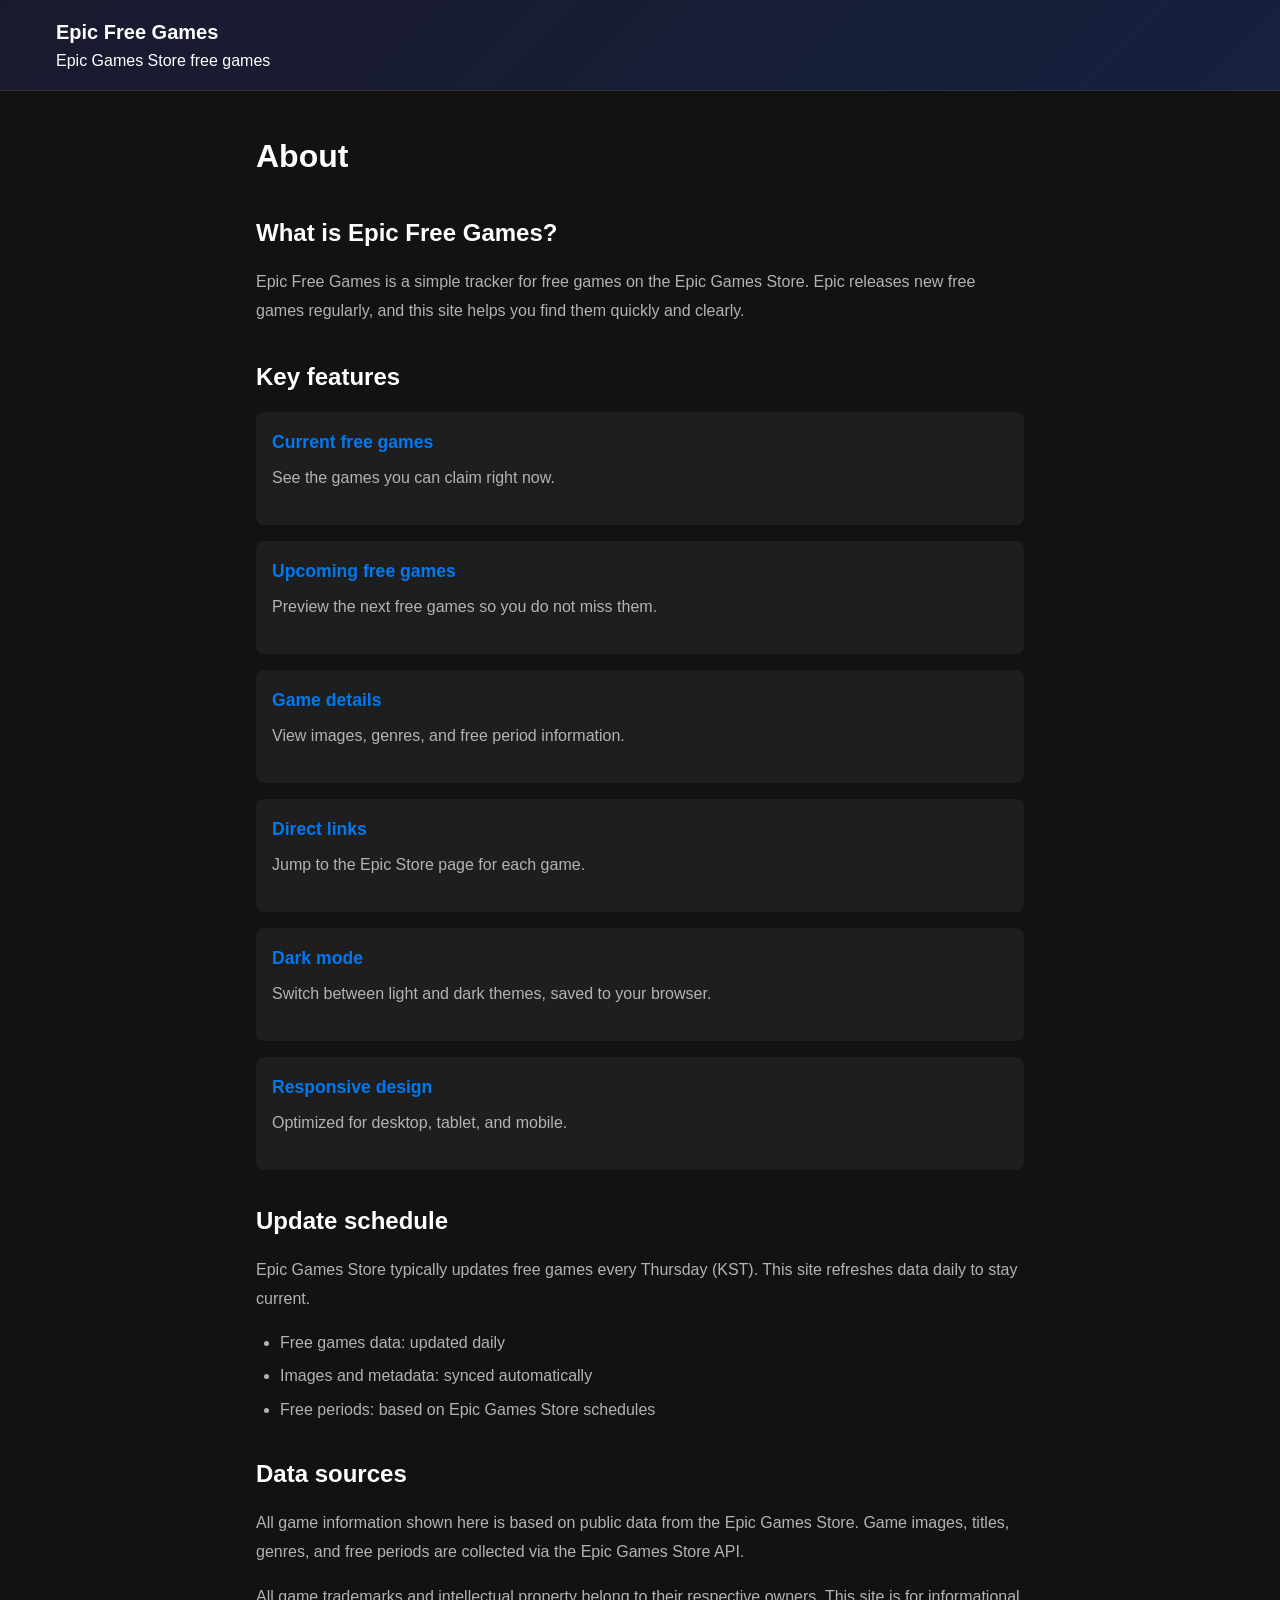
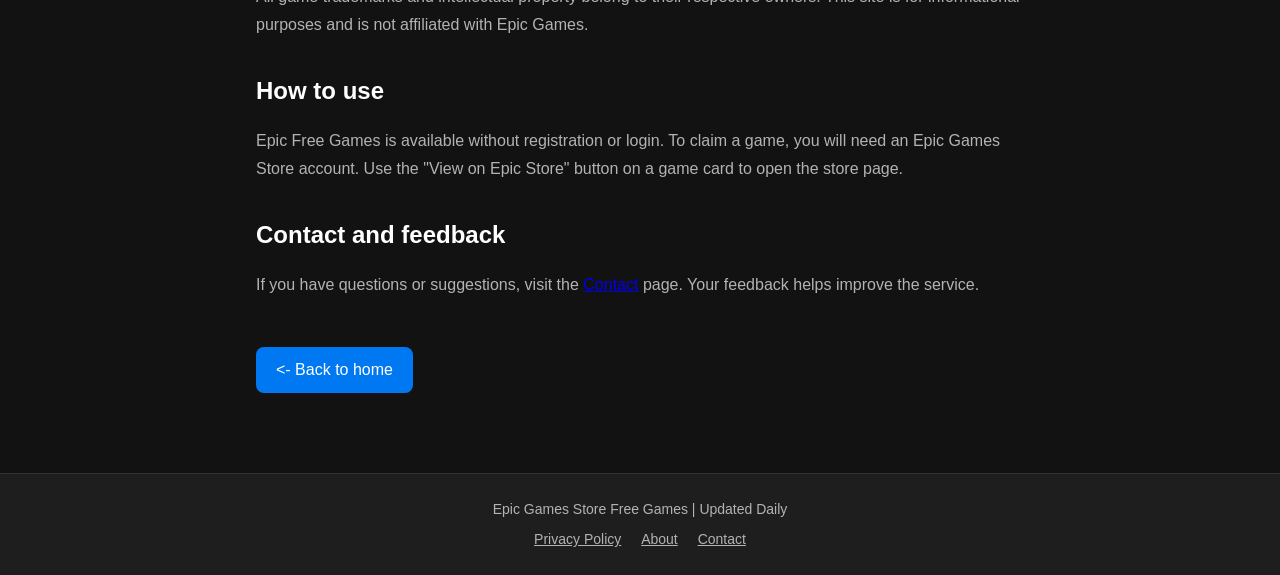
<file: about.html>
<!DOCTYPE html>
<html lang="en">
<head>
    <meta charset="UTF-8">
    <meta name="viewport" content="width=device-width, initial-scale=1.0">
    <meta name="description" content="About Epic Free Games">
    <title>About | Epic Free Games</title>
    <link rel="stylesheet" href="css/style.css">
    <style>
        .content-page {
            max-width: 800px;
            margin: 0 auto;
            padding: 40px 16px;
        }
        .content-page h1 {
            font-size: 2rem;
            margin-bottom: 24px;
            color: var(--color-text);
        }
        .content-page h2 {
            font-size: 1.5rem;
            margin-top: 32px;
            margin-bottom: 16px;
            color: var(--color-text);
        }
        .content-page p {
            margin-bottom: 16px;
            line-height: 1.8;
            color: var(--color-text-secondary);
        }
        .content-page ul {
            margin-bottom: 16px;
            padding-left: 24px;
            color: var(--color-text-secondary);
        }
        .content-page li {
            margin-bottom: 8px;
        }
        .back-link {
            display: inline-block;
            margin-top: 32px;
            padding: 10px 20px;
            background: var(--color-primary);
            color: var(--color-text);
            text-decoration: none;
            border-radius: var(--radius);
            transition: background 0.2s ease;
        }
        .back-link:hover {
            background: var(--color-primary-hover);
        }
        .feature-box {
            background: var(--color-surface);
            border-radius: var(--radius);
            padding: 16px;
            margin-bottom: 16px;
        }
        .feature-box h3 {
            color: var(--color-primary);
            font-size: 1.1rem;
            margin-bottom: 8px;
        }
    </style>
</head>
<body>
    <header class="header">
        <div class="container">
            <h1 class="logo">Epic Free Games</h1>
            <p class="subtitle">Epic Games Store free games</p>
        </div>
    </header>

    <main class="content-page">
        <h1>About</h1>

        <h2>What is Epic Free Games?</h2>
        <p>
            Epic Free Games is a simple tracker for free games on the Epic Games Store.
            Epic releases new free games regularly, and this site helps you find them
            quickly and clearly.
        </p>

        <h2>Key features</h2>

        <div class="feature-box">
            <h3>Current free games</h3>
            <p>See the games you can claim right now.</p>
        </div>

        <div class="feature-box">
            <h3>Upcoming free games</h3>
            <p>Preview the next free games so you do not miss them.</p>
        </div>

        <div class="feature-box">
            <h3>Game details</h3>
            <p>View images, genres, and free period information.</p>
        </div>

        <div class="feature-box">
            <h3>Direct links</h3>
            <p>Jump to the Epic Store page for each game.</p>
        </div>

        <div class="feature-box">
            <h3>Dark mode</h3>
            <p>Switch between light and dark themes, saved to your browser.</p>
        </div>

        <div class="feature-box">
            <h3>Responsive design</h3>
            <p>Optimized for desktop, tablet, and mobile.</p>
        </div>

        <h2>Update schedule</h2>
        <p>
            Epic Games Store typically updates free games every Thursday (KST).
            This site refreshes data daily to stay current.
        </p>
        <ul>
            <li>Free games data: updated daily</li>
            <li>Images and metadata: synced automatically</li>
            <li>Free periods: based on Epic Games Store schedules</li>
        </ul>

        <h2>Data sources</h2>
        <p>
            All game information shown here is based on public data from the Epic Games Store.
            Game images, titles, genres, and free periods are collected via the Epic Games Store API.
        </p>
        <p>
            All game trademarks and intellectual property belong to their respective owners.
            This site is for informational purposes and is not affiliated with Epic Games.
        </p>

        <h2>How to use</h2>
        <p>
            Epic Free Games is available without registration or login.
            To claim a game, you will need an Epic Games Store account. Use the
            "View on Epic Store" button on a game card to open the store page.
        </p>

        <h2>Contact and feedback</h2>
        <p>
            If you have questions or suggestions, visit the <a href="contact.html">Contact</a>
            page. Your feedback helps improve the service.
        </p>

        <a href="index.html" class="back-link">&lt;- Back to home</a>
    </main>

    <footer class="footer">
        <div class="container">
            <p>Epic Games Store Free Games | Updated Daily</p>
            <p style="margin-top: 8px;">
                <a href="privacy.html" style="color: var(--color-text-secondary); margin: 0 8px;">Privacy Policy</a>
                <a href="about.html" style="color: var(--color-text-secondary); margin: 0 8px;">About</a>
                <a href="contact.html" style="color: var(--color-text-secondary); margin: 0 8px;">Contact</a>
            </p>
        </div>
    </footer>
</body>
</html>
</file>
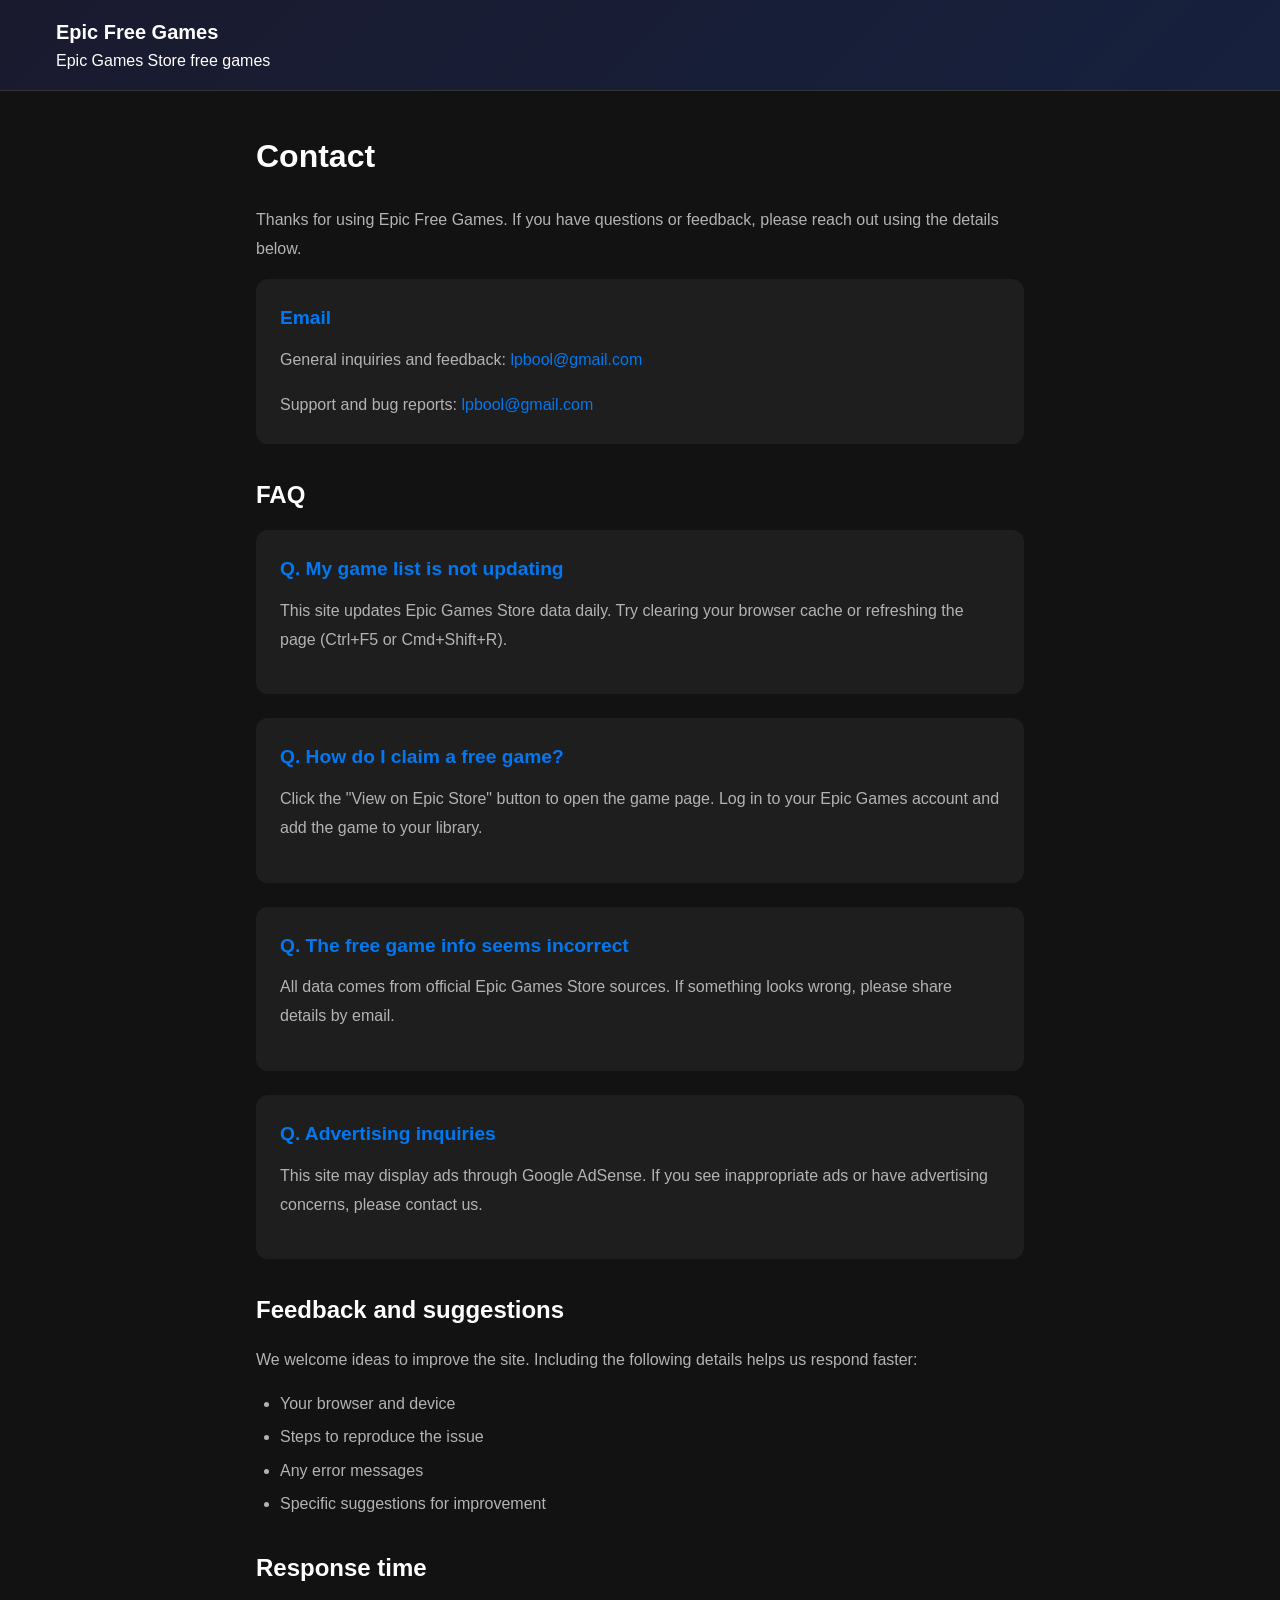
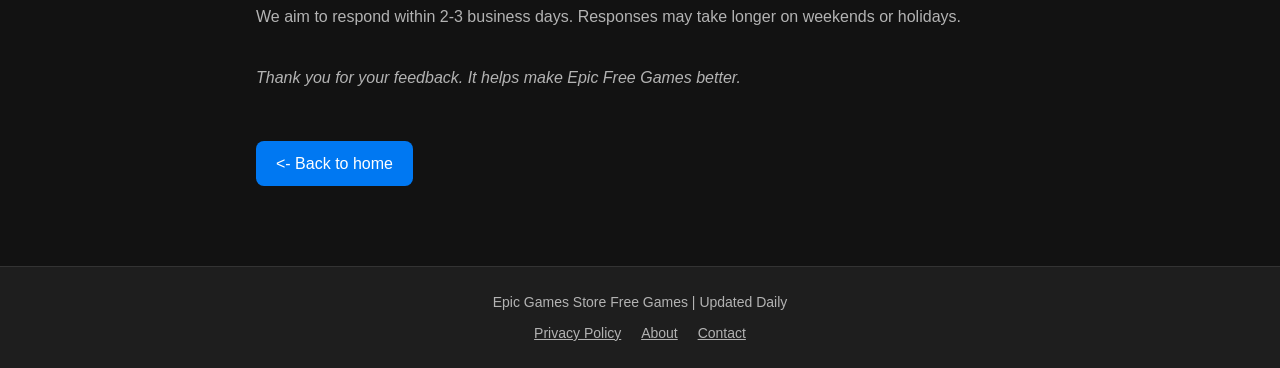
<file: contact.html>
<!DOCTYPE html>
<html lang="en">
<head>
    <meta charset="UTF-8">
    <meta name="viewport" content="width=device-width, initial-scale=1.0">
    <meta name="description" content="Contact Epic Free Games">
    <title>Contact | Epic Free Games</title>
    <link rel="stylesheet" href="css/style.css">
    <style>
        .content-page {
            max-width: 800px;
            margin: 0 auto;
            padding: 40px 16px;
        }
        .content-page h1 {
            font-size: 2rem;
            margin-bottom: 24px;
            color: var(--color-text);
        }
        .content-page h2 {
            font-size: 1.5rem;
            margin-top: 32px;
            margin-bottom: 16px;
            color: var(--color-text);
        }
        .content-page p {
            margin-bottom: 16px;
            line-height: 1.8;
            color: var(--color-text-secondary);
        }
        .content-page ul {
            margin-bottom: 16px;
            padding-left: 24px;
            color: var(--color-text-secondary);
        }
        .content-page li {
            margin-bottom: 8px;
        }
        .back-link {
            display: inline-block;
            margin-top: 32px;
            padding: 10px 20px;
            background: var(--color-primary);
            color: var(--color-text);
            text-decoration: none;
            border-radius: var(--radius);
            transition: background 0.2s ease;
        }
        .back-link:hover {
            background: var(--color-primary-hover);
        }
        .contact-box {
            background: var(--color-surface);
            border-radius: var(--radius-lg);
            padding: 24px;
            margin-bottom: 24px;
        }
        .contact-box h3 {
            color: var(--color-primary);
            font-size: 1.2rem;
            margin-bottom: 12px;
        }
        .email-link {
            color: var(--color-primary);
            text-decoration: none;
            font-weight: 500;
        }
        .email-link:hover {
            text-decoration: underline;
        }
    </style>
</head>
<body>
    <header class="header">
        <div class="container">
            <h1 class="logo">Epic Free Games</h1>
            <p class="subtitle">Epic Games Store free games</p>
        </div>
    </header>

    <main class="content-page">
        <h1>Contact</h1>

        <p>
            Thanks for using Epic Free Games. If you have questions or feedback,
            please reach out using the details below.
        </p>

        <div class="contact-box">
            <h3>Email</h3>
            <p>
                General inquiries and feedback:
                <a href="mailto:lpbool@gmail.com" class="email-link">lpbool@gmail.com</a>
            </p>
            <p style="margin-bottom: 0;">
                Support and bug reports:
                <a href="mailto:lpbool@gmail.com" class="email-link">lpbool@gmail.com</a>
            </p>
        </div>

        <h2>FAQ</h2>

        <div class="contact-box">
            <h3>Q. My game list is not updating</h3>
            <p>
                This site updates Epic Games Store data daily. Try clearing your browser cache
                or refreshing the page (Ctrl+F5 or Cmd+Shift+R).
            </p>
        </div>

        <div class="contact-box">
            <h3>Q. How do I claim a free game?</h3>
            <p>
                Click the "View on Epic Store" button to open the game page.
                Log in to your Epic Games account and add the game to your library.
            </p>
        </div>

        <div class="contact-box">
            <h3>Q. The free game info seems incorrect</h3>
            <p>
                All data comes from official Epic Games Store sources. If something looks wrong,
                please share details by email.
            </p>
        </div>

        <div class="contact-box">
            <h3>Q. Advertising inquiries</h3>
            <p>
                This site may display ads through Google AdSense. If you see inappropriate ads
                or have advertising concerns, please contact us.
            </p>
        </div>

        <h2>Feedback and suggestions</h2>
        <p>
            We welcome ideas to improve the site. Including the following details helps us respond faster:
        </p>
        <ul>
            <li>Your browser and device</li>
            <li>Steps to reproduce the issue</li>
            <li>Any error messages</li>
            <li>Specific suggestions for improvement</li>
        </ul>

        <h2>Response time</h2>
        <p>
            We aim to respond within 2-3 business days. Responses may take longer on weekends or holidays.
        </p>

        <p style="margin-top: 32px; font-style: italic; color: var(--color-text-secondary);">
            Thank you for your feedback. It helps make Epic Free Games better.
        </p>

        <a href="index.html" class="back-link">&lt;- Back to home</a>
    </main>

    <footer class="footer">
        <div class="container">
            <p>Epic Games Store Free Games | Updated Daily</p>
            <p style="margin-top: 8px;">
                <a href="privacy.html" style="color: var(--color-text-secondary); margin: 0 8px;">Privacy Policy</a>
                <a href="about.html" style="color: var(--color-text-secondary); margin: 0 8px;">About</a>
                <a href="contact.html" style="color: var(--color-text-secondary); margin: 0 8px;">Contact</a>
            </p>
        </div>
    </footer>
</body>
</html>
</file>
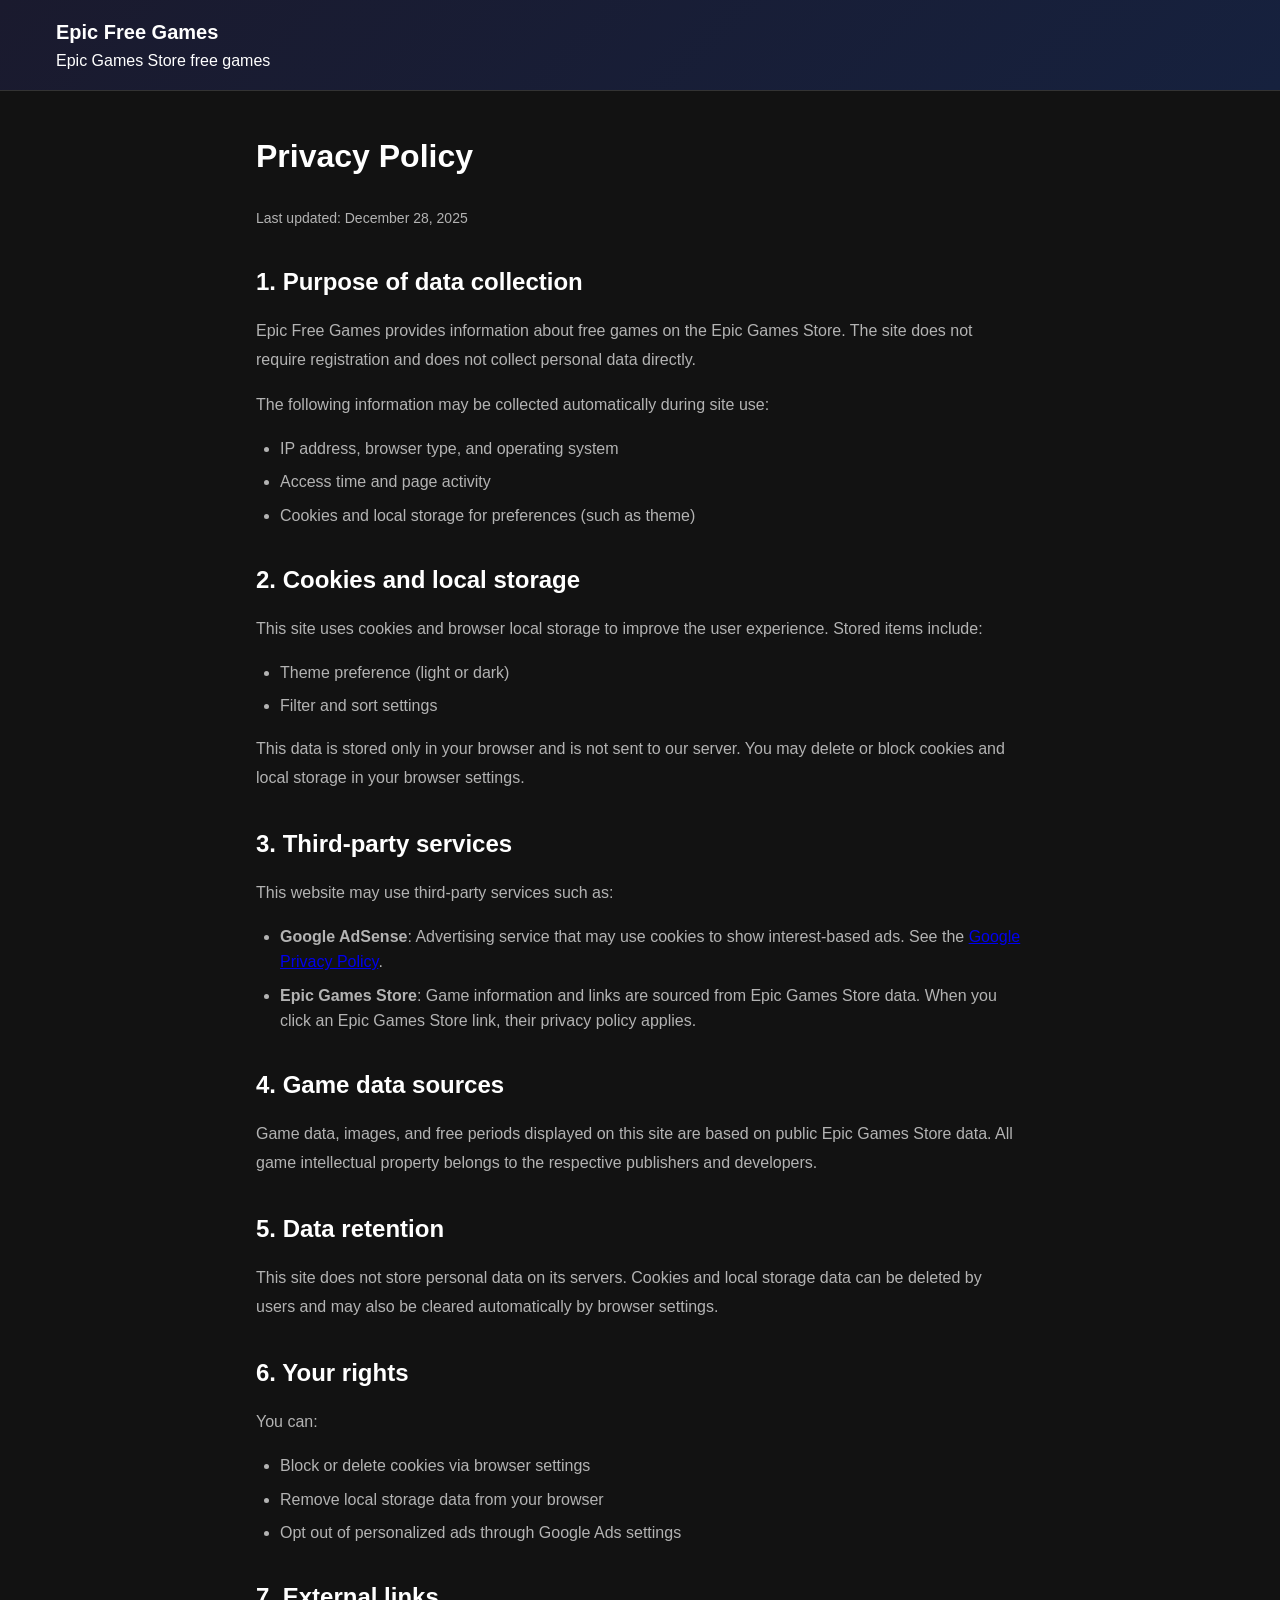
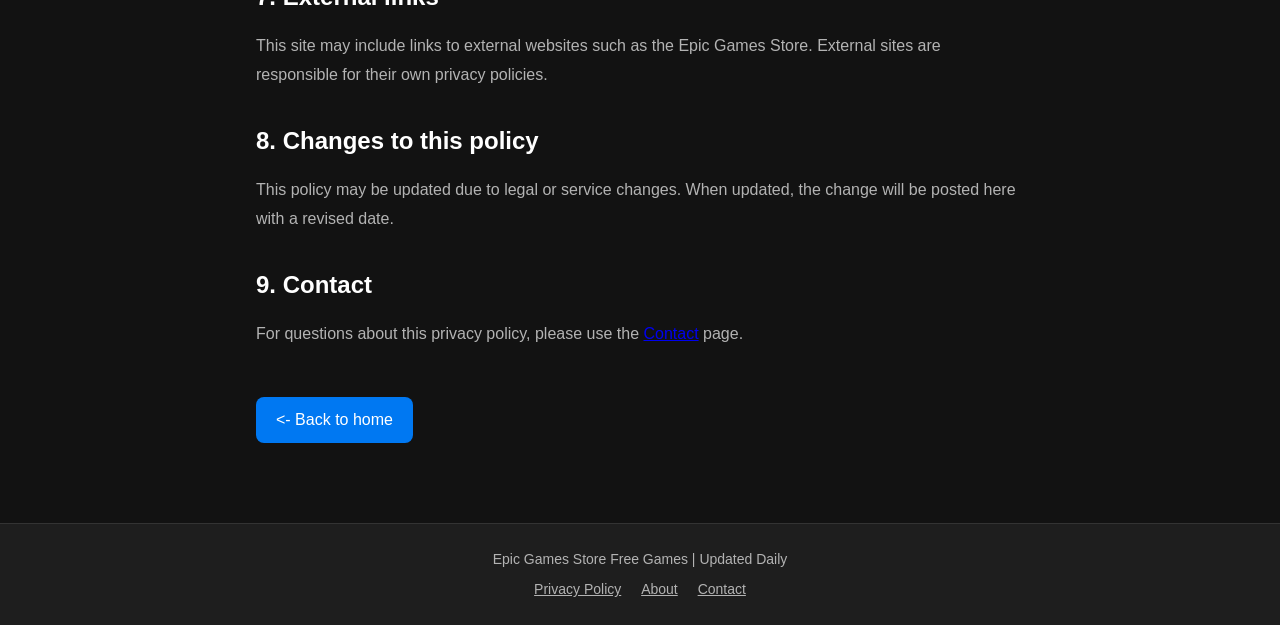
<file: privacy.html>
<!DOCTYPE html>
<html lang="en">
<head>
    <meta charset="UTF-8">
    <meta name="viewport" content="width=device-width, initial-scale=1.0">
    <meta name="description" content="Epic Free Games privacy policy">
    <title>Privacy Policy | Epic Free Games</title>
    <link rel="stylesheet" href="css/style.css">
    <style>
        .content-page {
            max-width: 800px;
            margin: 0 auto;
            padding: 40px 16px;
        }
        .content-page h1 {
            font-size: 2rem;
            margin-bottom: 24px;
            color: var(--color-text);
        }
        .content-page h2 {
            font-size: 1.5rem;
            margin-top: 32px;
            margin-bottom: 16px;
            color: var(--color-text);
        }
        .content-page p {
            margin-bottom: 16px;
            line-height: 1.8;
            color: var(--color-text-secondary);
        }
        .content-page ul {
            margin-bottom: 16px;
            padding-left: 24px;
            color: var(--color-text-secondary);
        }
        .content-page li {
            margin-bottom: 8px;
        }
        .back-link {
            display: inline-block;
            margin-top: 32px;
            padding: 10px 20px;
            background: var(--color-primary);
            color: var(--color-text);
            text-decoration: none;
            border-radius: var(--radius);
            transition: background 0.2s ease;
        }
        .back-link:hover {
            background: var(--color-primary-hover);
        }
        .updated-date {
            color: var(--color-text-secondary);
            font-size: 0.875rem;
            margin-bottom: 32px;
        }
    </style>
</head>
<body>
    <header class="header">
        <div class="container">
            <h1 class="logo">Epic Free Games</h1>
            <p class="subtitle">Epic Games Store free games</p>
        </div>
    </header>

    <main class="content-page">
        <h1>Privacy Policy</h1>
        <p class="updated-date">Last updated: December 28, 2025</p>

        <h2>1. Purpose of data collection</h2>
        <p>
            Epic Free Games provides information about free games on the Epic Games Store.
            The site does not require registration and does not collect personal data directly.
        </p>
        <p>
            The following information may be collected automatically during site use:
        </p>
        <ul>
            <li>IP address, browser type, and operating system</li>
            <li>Access time and page activity</li>
            <li>Cookies and local storage for preferences (such as theme)</li>
        </ul>

        <h2>2. Cookies and local storage</h2>
        <p>
            This site uses cookies and browser local storage to improve the user experience.
            Stored items include:
        </p>
        <ul>
            <li>Theme preference (light or dark)</li>
            <li>Filter and sort settings</li>
        </ul>
        <p>
            This data is stored only in your browser and is not sent to our server.
            You may delete or block cookies and local storage in your browser settings.
        </p>

        <h2>3. Third-party services</h2>
        <p>
            This website may use third-party services such as:
        </p>
        <ul>
            <li><strong>Google AdSense</strong>: Advertising service that may use cookies to show interest-based ads.
            See the <a href="https://policies.google.com/privacy" target="_blank" rel="noopener">Google Privacy Policy</a>.</li>
            <li><strong>Epic Games Store</strong>: Game information and links are sourced from Epic Games Store data.
            When you click an Epic Games Store link, their privacy policy applies.</li>
        </ul>

        <h2>4. Game data sources</h2>
        <p>
            Game data, images, and free periods displayed on this site are based on public Epic Games Store data.
            All game intellectual property belongs to the respective publishers and developers.
        </p>

        <h2>5. Data retention</h2>
        <p>
            This site does not store personal data on its servers. Cookies and local storage data can be deleted
            by users and may also be cleared automatically by browser settings.
        </p>

        <h2>6. Your rights</h2>
        <p>
            You can:
        </p>
        <ul>
            <li>Block or delete cookies via browser settings</li>
            <li>Remove local storage data from your browser</li>
            <li>Opt out of personalized ads through Google Ads settings</li>
        </ul>

        <h2>7. External links</h2>
        <p>
            This site may include links to external websites such as the Epic Games Store.
            External sites are responsible for their own privacy policies.
        </p>

        <h2>8. Changes to this policy</h2>
        <p>
            This policy may be updated due to legal or service changes.
            When updated, the change will be posted here with a revised date.
        </p>

        <h2>9. Contact</h2>
        <p>
            For questions about this privacy policy, please use the <a href="contact.html">Contact</a> page.
        </p>

        <a href="index.html" class="back-link">&lt;- Back to home</a>
    </main>

    <footer class="footer">
        <div class="container">
            <p>Epic Games Store Free Games | Updated Daily</p>
            <p style="margin-top: 8px;">
                <a href="privacy.html" style="color: var(--color-text-secondary); margin: 0 8px;">Privacy Policy</a>
                <a href="about.html" style="color: var(--color-text-secondary); margin: 0 8px;">About</a>
                <a href="contact.html" style="color: var(--color-text-secondary); margin: 0 8px;">Contact</a>
            </p>
        </div>
    </footer>
</body>
</html>
</file>
<file: css/style.css>
/* === Reset & Base === */
*, *::before, *::after {
    box-sizing: border-box;
    margin: 0;
    padding: 0;
}

:root {
    --color-bg: #121212;
    --color-surface: #1e1e1e;
    --color-surface-hover: #2a2a2a;
    --color-primary: #0078f2;
    --color-primary-hover: #0066cc;
    --color-text: #ffffff;
    --color-text-secondary: #b3b3b3;
    --color-success: #2ecc71;
    --color-warning: #f39c12;
    --color-border: #333333;
    --radius: 8px;
    --radius-lg: 12px;
    --shadow: 0 4px 6px rgba(0, 0, 0, 0.3);

    /* Rating 등급 색상 (확장 가능) */
    --rating-excellent: #2ecc71;
    --rating-good: #f1c40f;
    --rating-poor: #e74c3c;
}

[data-theme="light"] {
    --color-bg: #f5f5f5;
    --color-surface: #ffffff;
    --color-surface-hover: #e8e8e8;
    --color-primary: #0078f2;
    --color-primary-hover: #0066cc;
    --color-text: #1a1a1a;
    --color-text-secondary: #666666;
    --color-success: #27ae60;
    --color-warning: #e67e22;
    --color-border: #e0e0e0;
    --shadow: 0 4px 6px rgba(0, 0, 0, 0.1);

    /* Rating 등급 색상 (라이트 테마) */
    --rating-excellent: #27ae60;
    --rating-good: #d4a500;
    --rating-poor: #c0392b;
}

body {
    font-family: -apple-system, BlinkMacSystemFont, 'Segoe UI', Roboto, sans-serif;
    background-color: var(--color-bg);
    color: var(--color-text);
    line-height: 1.6;
    min-height: 100vh;
}

.container {
    max-width: 1200px;
    margin: 0 auto;
    padding: 0 16px;
}

/* === Header === */
.header {
    background: linear-gradient(135deg, #1a1a2e 0%, #16213e 100%);
    padding: 16px 0;
    border-bottom: 1px solid var(--color-border);
    position: relative;
}

[data-theme="light"] .header {
    background: linear-gradient(135deg, #0078f2 0%, #0066cc 100%);
}

.theme-toggle {
    position: absolute;
    top: 16px;
    right: 16px;
    background: transparent;
    border: 2px solid rgba(255, 255, 255, 0.3);
    color: var(--color-text);
    padding: 8px 12px;
    border-radius: var(--radius);
    cursor: pointer;
    font-size: 1rem;
    transition: all 0.3s ease;
}

.theme-toggle:hover {
    border-color: var(--color-primary);
    background: rgba(255, 255, 255, 0.1);
}

[data-theme="light"] .theme-toggle {
    border-color: rgba(255, 255, 255, 0.5);
}

.logo {
    font-size: 1.25rem;
    font-weight: 600;
    color: var(--color-text);
}

/* === Filter Section === */
.filter-section {
    display: flex;
    flex-direction: column;
    gap: 12px;
    padding: 20px 0;
    border-bottom: 1px solid var(--color-border);
    margin-bottom: 24px;
}

.filter-row {
    display: flex;
    flex-wrap: wrap;
    gap: 16px;
    justify-content: space-between;
    align-items: center;
}

/* === Past Games Toggle === */
.past-toggle {
    display: flex;
    align-items: center;
}

.past-toggle__label {
    display: inline-flex;
    align-items: center;
    gap: 8px;
    padding: 8px 14px;
    border-radius: var(--radius);
    cursor: pointer;
    transition: background 0.2s ease;
    user-select: none;
}

.past-toggle__label:hover {
    background: var(--color-surface-hover);
}

.past-toggle__checkbox {
    position: absolute;
    opacity: 0;
    width: 0;
    height: 0;
}

.past-toggle__checkmark {
    width: 18px;
    height: 18px;
    border: 2px solid var(--color-border);
    border-radius: 4px;
    display: flex;
    align-items: center;
    justify-content: center;
    transition: all 0.2s ease;
    flex-shrink: 0;
}

.past-toggle__checkmark::after {
    content: '';
    width: 10px;
    height: 10px;
    background: var(--color-primary);
    border-radius: 2px;
    opacity: 0;
    transform: scale(0);
    transition: all 0.2s ease;
}

.past-toggle__checkbox:checked + .past-toggle__checkmark {
    border-color: var(--color-primary);
}

.past-toggle__checkbox:checked + .past-toggle__checkmark::after {
    opacity: 1;
    transform: scale(1);
}

.past-toggle__checkbox:focus-visible + .past-toggle__checkmark {
    box-shadow: 0 0 0 3px rgba(0, 120, 242, 0.3);
}

.past-toggle__text {
    color: var(--color-text-secondary);
    font-size: 0.9rem;
    transition: color 0.2s ease;
}

.past-toggle__checkbox:checked ~ .past-toggle__text {
    color: var(--color-primary);
}

/* === Search === */
.search-group {
    display: flex;
    align-items: center;
    gap: 8px;
}

.search-group label {
    color: var(--color-text-secondary);
    font-size: 0.9rem;
}

.search-group input {
    padding: 8px 12px;
    border: 1px solid var(--color-border);
    border-radius: var(--radius);
    background: var(--color-surface);
    color: var(--color-text);
    font-size: 0.875rem;
    min-width: 180px;
    transition: border-color 0.2s ease;
}

.search-group input:focus {
    outline: none;
    border-color: var(--color-primary);
}

.search-group input::placeholder {
    color: var(--color-text-secondary);
    opacity: 0.6;
}

.search-input-wrapper {
    position: relative;
    display: flex;
    align-items: center;
}

.search-input-wrapper input {
    padding-right: 28px;
}

.search-clear {
    position: absolute;
    right: 6px;
    background: none;
    border: none;
    color: var(--color-text-secondary);
    font-size: 1.1rem;
    cursor: pointer;
    padding: 2px 6px;
    line-height: 1;
    opacity: 0;
    visibility: hidden;
    transition: opacity 0.2s ease, color 0.2s ease;
}

.search-clear.visible {
    opacity: 1;
    visibility: visible;
}

.search-clear:hover {
    color: var(--color-text);
}

/* === Games Grid === */
.games-grid {
    display: grid;
    grid-template-columns: repeat(auto-fill, minmax(280px, 1fr));
    gap: 24px;
    padding-bottom: 40px;
}

/* === Game Card === */
.game-card {
    display: block;
    background: var(--color-surface);
    border-radius: var(--radius-lg);
    overflow: hidden;
    box-shadow: var(--shadow);
    transition: transform 0.2s ease, box-shadow 0.2s ease;
    text-decoration: none;
    color: inherit;
    cursor: pointer;
}

.game-card:hover {
    transform: translateY(-4px);
    box-shadow: 0 8px 16px rgba(0, 0, 0, 0.4);
}

/* 링크 없는 카드 */
.game-card--no-link {
    cursor: default;
}

.game-card--no-link:hover {
    transform: none;
}

/* 종료된 게임 카드 */
.game-card--ended {
    opacity: 0.75;
}

.game-card--ended:hover {
    opacity: 1;
}

/* 장르 없는 카드 - 여백 최소화 */
.game-card--no-genres .game-card__header {
    margin-bottom: 0;
}

.game-card__image-wrapper {
    position: relative;
}

.game-card__image {
    width: 100%;
    aspect-ratio: 16 / 9;
    object-fit: cover;
    background: var(--color-border);
    display: block;
}

/* === Rating Badges (이미지 우하단 세로 쌓기) === */
.game-card__ratings {
    position: absolute;
    bottom: 8px;
    right: 8px;
    display: flex;
    flex-direction: column;
    gap: 4px;
}

.rating-badge {
    display: inline-flex;
    align-items: center;
    gap: 5px;
    padding: 4px 8px;
    border-radius: 4px;
    font-size: 0.75rem;
    font-weight: 600;
    backdrop-filter: blur(4px);
    background: rgba(0, 0, 0, 0.7);
    color: var(--color-text);
}

.rating-badge__label {
    font-weight: 700;
    opacity: 0.85;
    min-width: 14px;
    text-align: center;
}

.rating-badge__icon {
    width: 14px;
    height: 14px;
    flex-shrink: 0;
    border-radius: 50%;
    object-fit: cover;
}

.rating-badge__score {
    font-variant-numeric: tabular-nums;
    font-feature-settings: 'tnum' 1;
    min-width: 28px;
    text-align: left;
}

/* 등급별 색상 - CSS 변수 사용 (테마 자동 적용) */
.rating-badge--excellent {
    color: var(--rating-excellent);
}

.rating-badge--good {
    color: var(--rating-good);
}

.rating-badge--poor {
    color: var(--rating-poor);
}

/* 라이트 테마 평점 배지 배경 조정 */
[data-theme="light"] .rating-badge {
    background: rgba(255, 255, 255, 0.9);
    box-shadow: 0 1px 3px rgba(0, 0, 0, 0.2);
}

.game-card__content {
    padding: 16px;
}

/* 타이틀 + 시간 정보 헤더 (세로 레이아웃) */
.game-card__header {
    display: flex;
    flex-direction: column;
    gap: 8px;
    margin-bottom: 12px;
}

/* 제목 + 상태뱃지 (한 줄) */
.game-card__title-row {
    display: flex;
    justify-content: space-between;
    align-items: center;
    gap: 8px;
}

.game-card__title {
    flex: 1;
    min-width: 0;
    font-size: 1.1rem;
    font-weight: 600;
    margin: 0;
    white-space: nowrap;
    overflow: hidden;
    text-overflow: ellipsis;
}

/* 상태 배지 (타이틀 인라인) */
.badge-upcoming,
.badge-free,
.badge-ended {
    flex-shrink: 0;
    padding: 2px 8px;
    border-radius: 8px;
    font-size: 0.7rem;
    font-weight: 600;
}

/* 예정 배지 (주황색) */
.badge-upcoming {
    background: rgba(243, 156, 18, 0.2);
    color: var(--color-warning);
}

/* 무료 배지 (초록색) */
.badge-free {
    background: rgba(46, 204, 113, 0.2);
    color: var(--color-success);
}

/* 종료 배지 (회색) */
.badge-ended {
    background: rgba(179, 179, 179, 0.2);
    color: var(--color-text-secondary);
}

/* 시간 정보 (상태별 표시) */
.game-card__time-info {
    color: var(--color-text-secondary);
    font-size: 0.85rem;
    font-variant-numeric: tabular-nums;
}

.game-card__time-info--ended {
    color: var(--color-text-secondary);
    opacity: 0.8;
}

/* 예정 게임 시간 - 뱃지 색상과 동일 (주황) */
.game-card__time-info--upcoming {
    color: var(--color-warning);
}

/* 무료 게임 시간 - 뱃지 색상과 동일 (초록) */
.game-card__time-info--free {
    color: var(--color-success);
}

.game-card__genres {
    display: flex;
    flex-wrap: wrap;
    gap: 6px;
    margin-top: 12px;
}

.genre-tag {
    padding: 4px 8px;
    background: var(--color-bg);
    border-radius: 4px;
    font-size: 0.75rem;
    color: var(--color-text-secondary);
}

/* === States === */
.loading, .empty-state {
    text-align: center;
    padding: 60px 20px;
    color: var(--color-text-secondary);
}

.hidden {
    display: none;
}

/* === Footer === */
.footer {
    background: var(--color-surface);
    padding: 24px 0;
    text-align: center;
    border-top: 1px solid var(--color-border);
    margin-top: 40px;
}

.footer p {
    color: var(--color-text-secondary);
    font-size: 0.875rem;
}

.update-time {
    margin-top: 8px;
    font-size: 0.8rem;
}

.footer-links {
    margin-top: 12px;
    font-size: 0.875rem;
}

.footer-links a {
    color: var(--color-text-secondary);
    text-decoration: none;
    transition: color 0.2s ease;
}

.footer-links a:hover {
    color: var(--color-primary);
}

.footer-links span {
    margin: 0 8px;
    color: var(--color-border);
}

/* === Responsive === */
@media (max-width: 768px) {
    .filter-section {
        flex-direction: column;
        align-items: flex-start;
    }

    .filter-row {
        width: 100%;
        flex-direction: column;
        gap: 12px;
    }

    .search-group {
        width: 100%;
    }

    .search-group input {
        flex: 1;
        min-width: 0;
    }

    .past-toggle {
        align-self: flex-end;
    }

    .games-grid {
        grid-template-columns: repeat(auto-fill, minmax(240px, 1fr));
        gap: 16px;
    }
}

@media (max-width: 480px) {
    .games-grid {
        grid-template-columns: 1fr;
    }

    .header {
        padding: 12px 0;
    }

    .logo {
        font-size: 1rem;
    }

    .theme-toggle {
        top: 12px;
        padding: 6px 10px;
        font-size: 0.9rem;
    }

    /* 모바일에서 평점 배지 크기 조정 */
    .rating-badge {
        padding: 3px 6px;
        font-size: 0.7rem;
        gap: 4px;
    }

    .rating-badge__icon {
        width: 12px;
        height: 12px;
    }

    .rating-badge__score {
        min-width: 24px;
    }

    .game-card__ratings {
        bottom: 6px;
        right: 6px;
        gap: 3px;
    }

    /* 모바일에서 헤더 레이아웃 조정 */
    .game-card__header {
        gap: 6px;
    }

    .game-card__title-row {
        gap: 6px;
    }

    .game-card__title {
        font-size: 1rem;
    }

    .badge-upcoming,
    .badge-free,
    .badge-ended {
        font-size: 0.65rem;
        padding: 2px 6px;
    }
}
</file>
